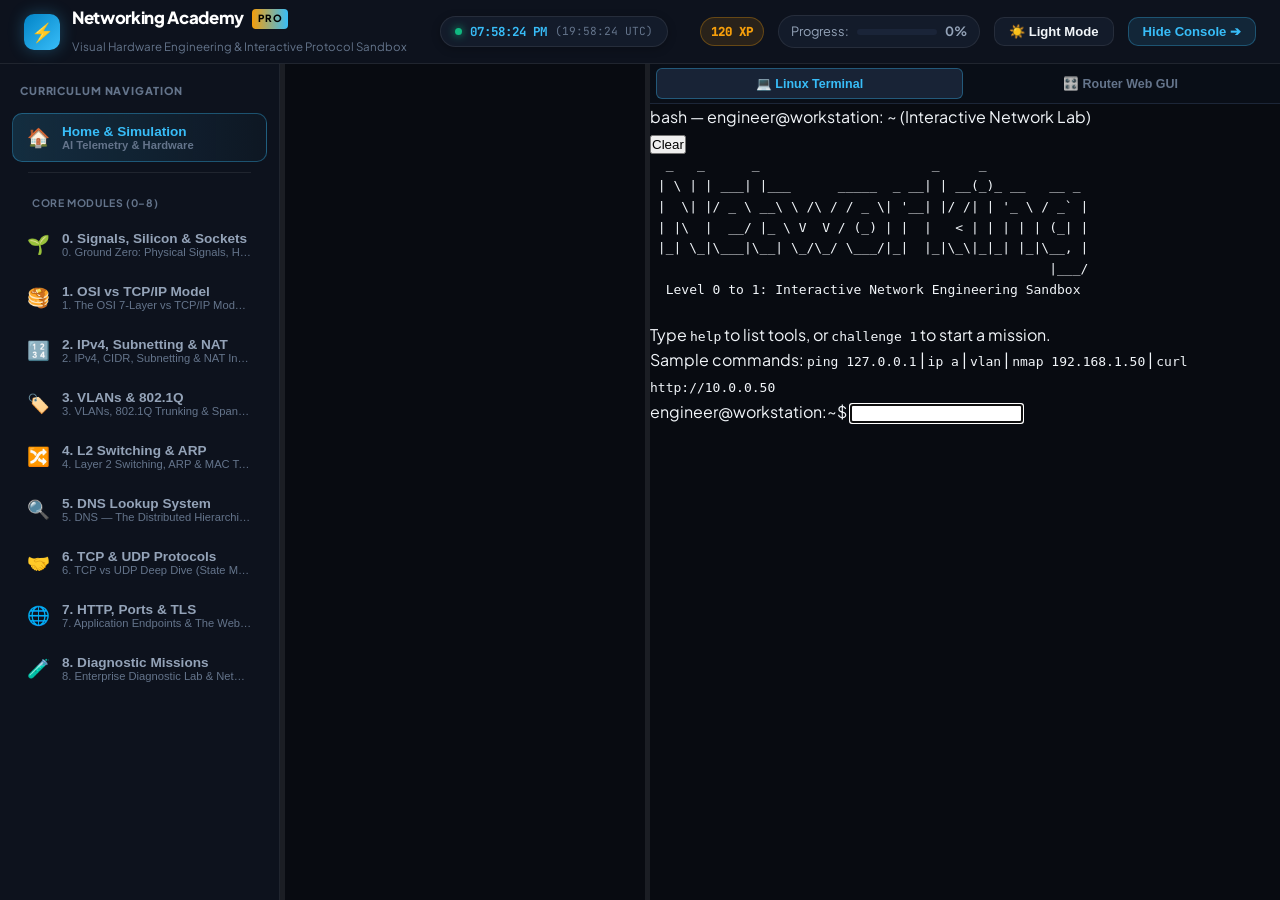
<file: index.html>
<!DOCTYPE html>
<html lang="en">
<head>
  <meta charset="UTF-8" />
  <meta name="viewport" content="width=device-width, initial-scale=1.0" />
  <title>Networking Academy PRO — Visual Engineering & Interactive Network Sandbox</title>
  <meta name="description" content="A professional, visual, zero-buzzword interactive networking engineering academy for modern developers with hardware anatomy, packet animations, and an in-browser Linux terminal." />
  <link rel="stylesheet" href="css/style.css" />
</head>
<body data-theme="dark">

  <!-- Top Application Bar -->
  <header class="app-header">
    <div class="brand" id="brand-home-btn" style="cursor:pointer;" title="Return to Home">
      <div class="brand-emblem">⚡</div>
      <div class="brand-text">
        <h1>Networking Academy <span class="pro-badge">PRO</span></h1>
        <span class="brand-sub">Visual Hardware Engineering & Interactive Protocol Sandbox</span>
      </div>
    </div>

    <!-- Live System Telemetry Clock -->
    <div class="header-clock-container" id="header-live-clock">
      <span class="clock-live-pulse"></span>
      <span class="clock-local">00:00:00</span>
      <span class="clock-utc">(00:00:00 UTC)</span>
    </div>

    <div class="header-right">
      <div class="xp-badge-header" id="header-user-xp">120 XP</div>
      <div class="progress-tracker">
        <span>Progress:</span>
        <div class="progress-track-bg">
          <div class="progress-fill" id="curriculum-progress-bar"></div>
        </div>
        <strong id="curriculum-progress-pct">0%</strong>
      </div>

      <button id="btn-toggle-theme" class="btn-header">☀️ Light Mode</button>
      <button id="btn-toggle-terminal" class="btn-header btn-term-toggle">
        Hide Console ➔
      </button>
    </div>
  </header>

  <!-- Main 3-Column Sizable Side-by-Side Workspace -->
  <div class="app-layout" id="main-app-layout">
    
    <!-- 1. Left: Sizable Sidebar Navigation -->
    <aside class="sidebar" id="app-sidebar">
      <div class="sidebar-heading">Curriculum Navigation</div>
      <nav class="nav-modules" id="nav-modules-list">
        <!-- Dynamically rendered Home + Modules -->
      </nav>
    </aside>

    <!-- Draggable Left Splitter Gutter -->
    <div class="resizer-gutter resizer-left" id="resizer-left" title="Drag to resize sidebar"></div>

    <!-- 2. Center Stage: Reading, Explanations, Home Catalog & Wide Visualizers -->
    <main class="content-area-wrapper" id="app-content-wrapper">
      <div class="main-content" id="module-content-area">
        <!-- Dynamically populated Home or Module sections -->
      </div>
    </main>

    <!-- Draggable Right Splitter Gutter -->
    <div class="resizer-gutter resizer-right" id="resizer-right" title="Drag to resize console panel"></div>

    <!-- 3. Right Side: Multi-Frame Interactive Console (CLI Terminal + Web GUI) -->
    <aside class="terminal-panel" id="terminal-panel">
      
      <!-- Multi-Frame Switcher Header -->
      <div class="side-panel-header-tabs">
        <button class="panel-mode-btn mode-active" id="btn-mode-cli">
          <span>💻 Linux Terminal</span>
        </button>
        <button class="panel-mode-btn" id="btn-mode-gui">
          <span>🎛️ Router Web GUI</span>
        </button>
      </div>

      <!-- Frame A: Linux CLI Terminal -->
      <div class="console-frame-container" id="frame-cli-mount" style="flex: 1; height: calc(100% - 42px); display: flex;">
        <div id="terminal-mount" style="height: 100%; width: 100%;"></div>
      </div>

      <!-- Frame B: Router Web GUI Console -->
      <div class="console-frame-container" id="frame-gui-mount" style="flex: 1; height: calc(100% - 42px); display: none;">
        <div id="gui-console-mount" style="height: 100%; width: 100%;"></div>
      </div>

    </aside>

  </div>

  <!-- Application Scripts -->
  <script src="js/data/devices.js"></script>
  <script src="js/data/curriculum.js"></script>
  <script src="js/visualizers/networkSimulationDashboard.js"></script>
  <script src="js/visualizers/packetJourney.js"></script>
  <script src="js/visualizers/layerStack.js"></script>
  <script src="js/visualizers/subnetVisualizer.js"></script>
  <script src="js/visualizers/vlanVisualizer.js"></script>
  <script src="js/visualizers/dnsVisualizer.js"></script>
  <script src="js/visualizers/tcpHandshake.js"></script>
  <script src="js/visualizers/topologyVisualizer.js"></script>
  <script src="js/terminal/networkSimulator.js"></script>
  <script src="js/terminal/challenges.js"></script>
  <script src="js/terminal/terminal.js"></script>
  <script src="js/terminal/guiNetworkConsole.js"></script>
  <script src="js/app.js"></script>
</body>
</html>
</file>
<file: css/style.css>
/* ==========================================================================
   NETWORKING ACADEMY — PRO DRIBBBLE E-LEARNING, SIMULATION & MULTI-FRAME GUI
   ========================================================================== */

@import url('https://fonts.googleapis.com/css2?family=Plus+Jakarta+Sans:wght@400;500;600;700;800&family=JetBrains+Mono:wght@400;500;600;700&display=swap');

:root {
  /* Ultra-Premium Dark Canvas Palette */
  --bg-app: #080b11;
  --bg-primary: #0d121d;
  --bg-secondary: #131b2a;
  --bg-tertiary: #1a2438;
  --bg-elevated: #212e47;
  
  --bg-glass-card: rgba(19, 27, 42, 0.75);
  --glass-blur: blur(20px);

  --border-subtle: rgba(255, 255, 255, 0.08);
  --border-medium: rgba(255, 255, 255, 0.14);
  --border-focus: rgba(56, 189, 248, 0.5);

  --text-pure: #ffffff;
  --text-main: #f1f5f9;
  --text-muted: #94a3b8;
  --text-dim: #64748b;

  /* Radiant Semantic Accents */
  --accent-cyan: #38bdf8;
  --accent-cyan-glow: rgba(56, 189, 248, 0.3);
  --accent-blue: #3b82f6;
  --accent-amber: #f59e0b;
  --accent-amber-glow: rgba(245, 158, 11, 0.3);
  --accent-emerald: #10b981;
  --accent-emerald-glow: rgba(16, 185, 129, 0.3);
  --accent-purple: #a855f7;
  --accent-rose: #f43f5e;
  --accent-rose-glow: rgba(244, 63, 94, 0.3);

  /* Typography */
  --font-sans: 'Plus Jakarta Sans', -apple-system, BlinkMacSystemFont, "Segoe UI", Roboto, sans-serif;
  --font-mono: 'JetBrains Mono', SFMono-Regular, Consolas, monospace;

  /* Radii & Shadows */
  --radius-xs: 6px;
  --radius-sm: 10px;
  --radius-md: 16px;
  --radius-lg: 22px;
  --radius-xl: 30px;

  --shadow-sm: 0 2px 8px rgba(0, 0, 0, 0.25);
  --shadow-md: 0 8px 24px rgba(0, 0, 0, 0.4);
  --shadow-lg: 0 20px 45px -10px rgba(0, 0, 0, 0.6);

  --transition-fast: 0.16s cubic-bezier(0.16, 1, 0.3, 1);
  --transition-smooth: 0.28s cubic-bezier(0.16, 1, 0.3, 1);
}

[data-theme="light"] {
  --bg-app: #f4f6fb;
  --bg-primary: #ffffff;
  --bg-secondary: #ffffff;
  --bg-tertiary: #edf2f9;
  --bg-elevated: #e2eaf5;

  --bg-glass-card: rgba(255, 255, 255, 0.85);

  --border-subtle: rgba(0, 0, 0, 0.08);
  --border-medium: rgba(0, 0, 0, 0.12);
  --border-focus: rgba(2, 132, 199, 0.5);

  --text-pure: #0f172a;
  --text-main: #1e293b;
  --text-muted: #475569;
  --text-dim: #94a3b8;

  --accent-cyan: #0284c7;
  --accent-cyan-glow: rgba(2, 132, 199, 0.15);
  --accent-amber: #d97706;
  --accent-emerald: #059669;

  --shadow-sm: 0 2px 6px rgba(0, 0, 0, 0.04);
  --shadow-md: 0 8px 20px rgba(0, 0, 0, 0.06);
  --shadow-lg: 0 16px 32px rgba(0, 0, 0, 0.08);
}

/* Reset & Scrollbar */
*, *::before, *::after {
  box-sizing: border-box;
  margin: 0;
  padding: 0;
}

body {
  font-family: var(--font-sans);
  background-color: var(--bg-app);
  color: var(--text-main);
  line-height: 1.6;
  overflow: hidden;
  height: 100vh;
  display: flex;
  flex-direction: column;
  -webkit-font-smoothing: antialiased;
}

body.resizing-horizontal {
  user-select: none;
  cursor: col-resize !important;
}

::-webkit-scrollbar { width: 6px; height: 6px; }
::-webkit-scrollbar-track { background: transparent; }
::-webkit-scrollbar-thumb { background: var(--border-medium); border-radius: 999px; }
::-webkit-scrollbar-thumb:hover { background: var(--accent-cyan); }

/* ==========================================================================
   TOP APPLICATION BAR
   ========================================================================== */
.app-header {
  display: flex;
  justify-content: space-between;
  align-items: center;
  padding: 0 24px;
  height: 64px;
  background: var(--bg-primary);
  border-bottom: 1px solid var(--border-subtle);
  z-index: 50;
}

.brand {
  display: flex;
  align-items: center;
  gap: 12px;
  user-select: none;
}

.brand-emblem {
  width: 36px;
  height: 36px;
  border-radius: var(--radius-sm);
  background: linear-gradient(135deg, #0284c7, #38bdf8);
  display: flex;
  align-items: center;
  justify-content: center;
  color: #fff;
  font-size: 1.15rem;
  font-weight: 800;
  box-shadow: 0 0 16px var(--accent-cyan-glow);
}

.brand-text h1 {
  font-size: 1.05rem;
  font-weight: 800;
  letter-spacing: -0.02em;
  color: var(--text-pure);
  display: flex;
  align-items: center;
  gap: 8px;
}

.pro-badge {
  font-size: 0.62rem;
  font-weight: 800;
  text-transform: uppercase;
  letter-spacing: 0.08em;
  background: linear-gradient(90deg, var(--accent-amber), var(--accent-cyan));
  color: #000;
  padding: 2px 6px;
  border-radius: 4px;
}

.brand-sub { font-size: 0.72rem; color: var(--text-dim); }

.header-clock-container {
  display: flex;
  align-items: center;
  gap: 8px;
  background: var(--bg-secondary);
  border: 1px solid var(--border-subtle);
  padding: 5px 14px;
  border-radius: 999px;
  font-family: var(--font-mono);
  font-size: 0.78rem;
  box-shadow: var(--shadow-sm);
}

.clock-live-pulse {
  width: 7px;
  height: 7px;
  border-radius: 50%;
  background: var(--accent-emerald);
  box-shadow: 0 0 8px var(--accent-emerald);
  animation: pulse-dot 2s infinite;
}

@keyframes pulse-dot {
  0% { transform: scale(0.9); opacity: 0.7; }
  50% { transform: scale(1.3); opacity: 1; }
  100% { transform: scale(0.9); opacity: 0.7; }
}

.clock-local { font-weight: 700; color: var(--accent-cyan); }
.clock-utc { color: var(--text-dim); font-size: 0.7rem; }

.header-right { display: flex; align-items: center; gap: 14px; }

.xp-badge-header {
  display: flex;
  align-items: center;
  gap: 6px;
  background: rgba(245, 158, 11, 0.12);
  border: 1px solid rgba(245, 158, 11, 0.3);
  color: var(--accent-amber);
  padding: 4px 10px;
  border-radius: 999px;
  font-size: 0.78rem;
  font-weight: 800;
  font-family: var(--font-mono);
}

.progress-tracker {
  display: flex;
  align-items: center;
  gap: 8px;
  font-size: 0.8rem;
  color: var(--text-muted);
  background: var(--bg-secondary);
  border: 1px solid var(--border-subtle);
  padding: 5px 12px;
  border-radius: 999px;
}

.progress-track-bg {
  width: 80px;
  height: 6px;
  background: var(--bg-tertiary);
  border-radius: 999px;
  overflow: hidden;
}

.progress-fill {
  height: 100%;
  width: 0%;
  background: linear-gradient(90deg, var(--accent-cyan), var(--accent-emerald));
  transition: width 0.4s ease;
}

.btn-header {
  background: var(--bg-secondary);
  border: 1px solid var(--border-subtle);
  color: var(--text-main);
  padding: 6px 14px;
  border-radius: var(--radius-sm);
  font-size: 0.82rem;
  font-weight: 600;
  cursor: pointer;
  transition: var(--transition-fast);
}

.btn-header:hover { background: var(--bg-tertiary); color: var(--text-pure); }
.btn-term-toggle { background: rgba(56, 189, 248, 0.12); border-color: rgba(56, 189, 248, 0.3); color: var(--accent-cyan); font-weight: 700; }

/* ==========================================================================
   APP LAYOUT & DRIBBBLE SIDEBAR
   ========================================================================== */
.app-layout {
  display: flex;
  flex: 1;
  height: calc(100vh - 64px);
  overflow: hidden;
  position: relative;
}

.sidebar {
  width: 280px;
  min-width: 200px;
  max-width: 480px;
  background: var(--bg-primary);
  border-right: 1px solid var(--border-subtle);
  display: flex;
  flex-direction: column;
  overflow-y: auto;
  flex-shrink: 0;
}

.sidebar-heading {
  padding: 18px 20px 8px;
  font-size: 0.68rem;
  font-weight: 800;
  text-transform: uppercase;
  letter-spacing: 0.08em;
  color: var(--text-dim);
}

.sidebar-subheading {
  padding: 10px 20px 4px;
  font-size: 0.65rem;
  font-weight: 700;
  text-transform: uppercase;
  letter-spacing: 0.06em;
  color: var(--text-dim);
}

.sidebar-divider { height: 1px; background: var(--border-subtle); margin: 6px 16px 8px; }

.nav-modules { display: flex; flex-direction: column; padding: 6px 12px; gap: 4px; }

.nav-item {
  display: flex;
  align-items: center;
  gap: 12px;
  padding: 10px 14px;
  border-radius: var(--radius-sm);
  background: transparent;
  border: 1px solid transparent;
  color: var(--text-muted);
  cursor: pointer;
  text-align: left;
  transition: var(--transition-fast);
  user-select: none;
}

.nav-item:hover { background: var(--bg-secondary); color: var(--text-pure); }
.nav-item.nav-active {
  background: linear-gradient(90deg, rgba(56, 189, 248, 0.16), rgba(56, 189, 248, 0.03));
  border-color: rgba(56, 189, 248, 0.35);
  color: var(--accent-cyan);
  font-weight: 700;
}

.nav-icon { font-size: 1.15rem; }
.nav-text { flex: 1; min-width: 0; }
.nav-short { display: block; font-size: 0.85rem; font-weight: 700; white-space: nowrap; overflow: hidden; text-overflow: ellipsis; }
.nav-tagline { display: block; font-size: 0.7rem; color: var(--text-dim); white-space: nowrap; overflow: hidden; text-overflow: ellipsis; }
.nav-check { font-weight: 800; color: var(--accent-emerald); font-size: 0.85rem; }

/* Resizer Gutters */
.resizer-gutter {
  width: 5px;
  background: var(--border-subtle);
  cursor: col-resize;
  transition: background 0.2s ease;
  z-index: 25;
  flex-shrink: 0;
}
.resizer-gutter:hover, .resizer-gutter.resizer-active { background: var(--accent-cyan); box-shadow: 0 0 10px var(--accent-cyan); }
.resizer-gutter.resizer-hidden { display: none; }

/* ==========================================================================
   CENTER STAGE & DRIBBBLE E-LEARNING UI
   ========================================================================== */
.content-area-wrapper {
  flex: 1;
  display: flex;
  flex-direction: column;
  overflow: hidden;
  position: relative;
  background: var(--bg-app);
  min-width: 360px;
}

.main-content {
  flex: 1;
  overflow-y: auto;
  padding: 36px 44px;
  max-width: 1240px;
  margin: 0 auto;
  width: 100%;
}

/* Breadcrumb Bar */
.breadcrumb-bar {
  display: flex;
  align-items: center;
  gap: 8px;
  font-size: 0.82rem;
  color: var(--text-dim);
  margin-bottom: 20px;
}

.crumb-link { color: var(--text-muted); cursor: pointer; font-weight: 600; }
.crumb-link:hover { color: var(--accent-cyan); }
.crumb-sep { opacity: 0.5; }
.crumb-current { color: var(--accent-cyan); font-weight: 700; }

/* Dribbble Hero Banner */
.dribbble-hero-banner {
  display: flex;
  justify-content: space-between;
  align-items: center;
  background: linear-gradient(135deg, #0e192d 0%, #131c30 50%, #1a2238 100%);
  border: 1px solid var(--border-medium);
  border-radius: var(--radius-lg);
  padding: 40px;
  margin-bottom: 40px;
  box-shadow: var(--shadow-md);
  position: relative;
  overflow: hidden;
  gap: 24px;
}

.dribbble-hero-banner::before {
  content: "";
  position: absolute;
  top: -60px;
  right: -60px;
  width: 260px;
  height: 260px;
  background: radial-gradient(circle, rgba(56, 189, 248, 0.15) 0%, transparent 70%);
  pointer-events: none;
}

.hero-chip-badge {
  display: inline-flex;
  align-items: center;
  gap: 6px;
  font-size: 0.75rem;
  font-weight: 800;
  text-transform: uppercase;
  letter-spacing: 0.06em;
  color: var(--accent-cyan);
  background: rgba(56, 189, 248, 0.1);
  border: 1px solid rgba(56, 189, 248, 0.25);
  padding: 4px 12px;
  border-radius: 999px;
  margin-bottom: 14px;
}

.hero-title {
  font-size: 2.2rem;
  font-weight: 800;
  letter-spacing: -0.03em;
  color: var(--text-pure);
  margin-bottom: 12px;
  line-height: 1.25;
}

.hero-subtitle {
  font-size: 1.02rem;
  color: var(--text-muted);
  line-height: 1.65;
  max-width: 680px;
  margin-bottom: 24px;
}

.hero-action-group { display: flex; gap: 14px; flex-wrap: wrap; }

.btn-dribbble-primary {
  background: linear-gradient(135deg, var(--accent-cyan), #0284c7);
  color: #fff;
  font-weight: 800;
  padding: 12px 24px;
  border-radius: var(--radius-sm);
  border: none;
  font-size: 0.92rem;
  cursor: pointer;
  display: inline-flex;
  align-items: center;
  gap: 8px;
  box-shadow: 0 4px 16px var(--accent-cyan-glow);
  transition: var(--transition-fast);
}
.btn-dribbble-primary:hover { transform: translateY(-2px); box-shadow: 0 6px 22px var(--accent-cyan-glow); }

.btn-dribbble-secondary {
  background: var(--bg-secondary);
  border: 1px solid var(--border-medium);
  color: var(--text-main);
  font-weight: 700;
  padding: 12px 22px;
  border-radius: var(--radius-sm);
  font-size: 0.9rem;
  cursor: pointer;
  transition: var(--transition-fast);
}
.btn-dribbble-secondary:hover { background: var(--bg-tertiary); color: var(--text-pure); }

.hero-stats-panel {
  display: flex;
  flex-direction: column;
  gap: 14px;
  background: var(--bg-glass-card);
  backdrop-filter: var(--glass-blur);
  border: 1px solid var(--border-medium);
  padding: 22px 26px;
  border-radius: var(--radius-md);
}

.stat-pill-card { display: flex; flex-direction: column; align-items: center; }
.stat-num { font-size: 1.8rem; font-weight: 800; color: var(--accent-cyan); font-family: var(--font-mono); }
.stat-label { font-size: 0.7rem; color: var(--text-dim); text-transform: uppercase; letter-spacing: 0.06em; font-weight: 700; }

/* ==========================================================================
   AI NETWORK SIMULATION & RISK DASHBOARD (DRIBBBLE HEALTHCARE / CLINICAL STYLE)
   ========================================================================== */
.dribbble-sim-wrapper {
  display: flex;
  flex-direction: column;
  gap: 24px;
  margin-bottom: 40px;
}

.sim-kpi-grid {
  display: grid;
  grid-template-columns: 280px 1fr 1fr;
  gap: 20px;
}

.sim-kpi-card {
  background: var(--bg-secondary);
  border: 1px solid var(--border-medium);
  border-radius: var(--radius-lg);
  padding: 24px;
  box-shadow: var(--shadow-md);
  display: flex;
  flex-direction: column;
  position: relative;
  overflow: hidden;
}

.kpi-header {
  display: flex;
  justify-content: space-between;
  align-items: center;
  margin-bottom: 14px;
}

.kpi-title { font-size: 0.8rem; font-weight: 800; text-transform: uppercase; letter-spacing: 0.06em; color: var(--text-dim); }

.kpi-badge {
  font-size: 0.68rem;
  font-weight: 800;
  padding: 2px 8px;
  border-radius: 999px;
  background: var(--bg-tertiary);
  color: var(--text-muted);
}
.badge-nominal { background: rgba(16, 185, 129, 0.15); color: var(--accent-emerald); }
.badge-live { background: rgba(56, 189, 248, 0.15); color: var(--accent-cyan); animation: pulse-dot 1.5s infinite; }
.badge-warn { background: rgba(245, 158, 11, 0.15); color: var(--accent-amber); font-weight: bold; }
.badge-danger { background: rgba(244, 63, 94, 0.2); color: var(--accent-rose); font-weight: bold; }

/* Radial Gauge Styling */
.gauge-display-wrap {
  position: relative;
  width: 140px;
  height: 140px;
  margin: 0 auto 10px;
  display: flex;
  align-items: center;
  justify-content: center;
}

.radial-gauge-svg {
  width: 100%;
  height: 100%;
  transform: rotate(-90deg);
}

.gauge-track {
  fill: none;
  stroke: var(--bg-tertiary);
  stroke-width: 10;
}

.gauge-fill {
  fill: none;
  stroke: var(--accent-emerald);
  stroke-width: 10;
  stroke-linecap: round;
  transition: stroke-dashoffset 0.5s ease, stroke 0.5s ease;
}

.gauge-center-text {
  position: absolute;
  display: flex;
  flex-direction: column;
  align-items: center;
  justify-content: center;
  text-align: center;
}

.gauge-center-text strong {
  font-size: 1.9rem;
  font-weight: 800;
  font-family: var(--font-mono);
  color: var(--text-pure);
  line-height: 1;
}

.gauge-center-text small { font-size: 0.9rem; color: var(--text-dim); }
.gauge-center-text span { font-size: 0.65rem; color: var(--text-dim); text-transform: uppercase; margin-top: 2px; }

.kpi-sub-stats {
  display: flex;
  justify-content: space-between;
  border-top: 1px solid var(--border-subtle);
  padding-top: 10px;
  margin-top: auto;
  font-size: 0.8rem;
}

.sub-label { color: var(--text-dim); margin-right: 4px; }

/* Waveform SVG Card */
.kpi-metric-main {
  display: flex;
  align-items: baseline;
  gap: 6px;
  margin-bottom: 12px;
}

.metric-big { font-size: 2.2rem; font-weight: 800; font-family: var(--font-mono); color: var(--text-pure); }
.metric-unit { font-size: 1rem; color: var(--text-dim); font-weight: 700; }
.metric-trend { font-size: 0.78rem; font-weight: 700; color: var(--accent-cyan); margin-left: auto; }
.trend-positive { color: var(--accent-emerald); }

.waveform-chart-container {
  height: 60px;
  width: 100%;
  margin-top: auto;
}
.waveform-svg { width: 100%; height: 100%; overflow: visible; }

.sim-progress-track {
  width: 100%;
  height: 6px;
  background: var(--bg-tertiary);
  border-radius: 999px;
  overflow: hidden;
  margin-top: 6px;
}
.sim-progress-bar { height: 100%; background: linear-gradient(90deg, var(--accent-cyan), var(--accent-blue)); transition: width 0.3s ease; }

/* Simulation Fault Cockpit & AI Prediction */
.sim-control-cockpit {
  display: grid;
  grid-template-columns: 1fr 1fr;
  gap: 20px;
}

.cockpit-left-panel, .cockpit-right-panel {
  background: var(--bg-secondary);
  border: 1px solid var(--border-medium);
  border-radius: var(--radius-lg);
  padding: 26px;
  box-shadow: var(--shadow-md);
  display: flex;
  flex-direction: column;
}

.cockpit-title-row { margin-bottom: 16px; }
.cockpit-tag { font-size: 0.68rem; font-weight: 800; text-transform: uppercase; letter-spacing: 0.08em; color: var(--accent-cyan); display: block; margin-bottom: 3px; }
.cockpit-title-row h4 { font-size: 1.15rem; font-weight: 800; color: var(--text-pure); }

.scenario-buttons-grid {
  display: grid;
  grid-template-columns: 1fr 1fr;
  gap: 10px;
  margin-bottom: 18px;
}

.btn-scenario {
  display: flex;
  align-items: flex-start;
  gap: 10px;
  background: var(--bg-tertiary);
  border: 1px solid var(--border-subtle);
  border-radius: var(--radius-sm);
  padding: 12px;
  text-align: left;
  cursor: pointer;
  transition: var(--transition-fast);
}
.btn-scenario:hover { background: var(--bg-elevated); border-color: var(--border-focus); transform: translateY(-2px); }
.scenario-active { border-color: var(--accent-cyan) !important; background: rgba(56, 189, 248, 0.12) !important; box-shadow: 0 0 14px var(--accent-cyan-glow); }

.scen-icon { font-size: 1.4rem; }
.scen-text strong { display: block; font-size: 0.82rem; color: var(--text-pure); margin-bottom: 2px; }
.scen-text small { display: block; font-size: 0.7rem; color: var(--text-dim); line-height: 1.3; }

.sim-slider-box {
  background: var(--bg-tertiary);
  border: 1px solid var(--border-subtle);
  border-radius: var(--radius-sm);
  padding: 12px 16px;
  margin-top: auto;
}
.slider-header { display: flex; justify-content: space-between; font-size: 0.8rem; margin-bottom: 8px; color: var(--text-muted); }
.slider-header strong { color: var(--accent-cyan); font-family: var(--font-mono); }
.sim-range-input { width: 100%; cursor: pointer; accent-color: var(--accent-cyan); }

/* AI Root Cause Card */
.ai-prediction-card {
  background: var(--bg-tertiary);
  border: 1px solid var(--border-subtle);
  border-radius: var(--radius-md);
  padding: 20px;
  flex: 1;
  display: flex;
  flex-direction: column;
  transition: all 0.3s ease;
}
.ai-card-warn { border-color: var(--accent-amber) !important; background: rgba(245, 158, 11, 0.08) !important; box-shadow: 0 0 20px var(--accent-amber-glow); }
.ai-card-danger { border-color: var(--accent-rose) !important; background: rgba(244, 63, 94, 0.1) !important; box-shadow: 0 0 20px var(--accent-rose-glow); }

.ai-status-indicator { display: flex; align-items: center; gap: 10px; margin-bottom: 10px; }
.ai-pulse-sphere { width: 10px; height: 10px; border-radius: 50%; background: var(--accent-cyan); box-shadow: 0 0 10px var(--accent-cyan); animation: pulse-dot 1.8s infinite; }
.ai-status-indicator strong { font-size: 0.95rem; color: var(--text-pure); }

.ai-desc { font-size: 0.88rem; color: var(--text-muted); line-height: 1.6; margin-bottom: 14px; }
.ai-remediation-box {
  background: var(--bg-secondary);
  border-left: 3px solid var(--accent-cyan);
  padding: 10px 14px;
  border-radius: var(--radius-xs);
  font-size: 0.82rem;
  line-height: 1.5;
  color: var(--text-main);
  margin-top: auto;
}
.ai-remediation-box strong { display: block; font-size: 0.72rem; text-transform: uppercase; color: var(--text-dim); margin-bottom: 2px; }

.sim-terminal-cta {
  display: flex;
  justify-content: space-between;
  align-items: center;
  border-top: 1px solid var(--border-subtle);
  padding-top: 14px;
  margin-top: 14px;
  font-size: 0.82rem;
  color: var(--text-muted);
}
.btn-sim-exec {
  background: var(--bg-tertiary);
  border: 1px solid var(--border-medium);
  color: var(--accent-cyan);
  font-weight: 700;
  padding: 6px 14px;
  border-radius: var(--radius-xs);
  font-size: 0.78rem;
  cursor: pointer;
  transition: var(--transition-fast);
}
.btn-sim-exec:hover { background: var(--accent-cyan); color: #000; }

/* ==========================================================================
   MULTI-FRAME CONSOLE HEADER & ROUTEROS WEB GUI STYLES
   ========================================================================== */
.side-panel-header-tabs {
  display: flex;
  background: #090e17;
  border-bottom: 1px solid #1c2638;
  padding: 4px 6px;
  gap: 4px;
}

.panel-mode-btn {
  flex: 1;
  background: transparent;
  border: 1px solid transparent;
  color: var(--text-dim);
  padding: 7px 10px;
  border-radius: var(--radius-xs);
  font-size: 0.78rem;
  font-weight: 700;
  cursor: pointer;
  display: flex;
  align-items: center;
  justify-content: center;
  gap: 6px;
  transition: var(--transition-fast);
}
.panel-mode-btn:hover { color: var(--text-main); background: #131b2a; }
.panel-mode-btn.mode-active {
  background: #182336;
  border-color: rgba(56, 189, 248, 0.35);
  color: var(--accent-cyan);
}

.gui-console-wrapper {
  display: flex;
  flex-direction: column;
  height: 100%;
  background: #090e17;
  font-family: var(--font-sans);
}

.gui-header-bar {
  display: flex;
  justify-content: space-between;
  align-items: center;
  padding: 10px 14px;
  background: #101726;
  border-bottom: 1px solid #1e2a3f;
}

.gui-brand { display: flex; align-items: center; gap: 8px; }
.gui-brand strong { font-size: 0.82rem; color: var(--text-pure); display: block; line-height: 1.2; }
.gui-brand small { font-size: 0.68rem; color: var(--text-dim); }
.gui-badge-online { font-size: 0.68rem; font-weight: 800; color: var(--accent-emerald); background: rgba(16, 185, 129, 0.15); padding: 2px 8px; border-radius: 999px; }

.gui-nav-tabs {
  display: flex;
  background: #0d1422;
  border-bottom: 1px solid #1c2638;
  padding: 4px 8px;
  gap: 6px;
  overflow-x: auto;
}

.gui-tab-btn {
  background: transparent;
  border: 1px solid transparent;
  color: var(--text-dim);
  padding: 4px 10px;
  border-radius: 4px;
  font-size: 0.75rem;
  font-weight: 700;
  cursor: pointer;
  white-space: nowrap;
}
.gui-tab-btn:hover { color: var(--text-main); }
.gui-tab-btn.tab-active { background: #1a2538; color: var(--accent-cyan); border-color: rgba(56, 189, 248, 0.3); }

.gui-content-body { flex: 1; overflow-y: auto; padding: 12px; color: var(--text-main); font-size: 0.82rem; }
.gui-pane-title { font-size: 0.78rem; font-weight: 800; text-transform: uppercase; color: var(--text-dim); margin-bottom: 10px; }

.gui-table-wrap { overflow-x: auto; }
.gui-table { width: 100%; border-collapse: collapse; font-size: 0.78rem; }
.gui-table th, .gui-table td { padding: 6px 8px; border-bottom: 1px solid #1e2a3f; text-align: left; }
.gui-table th { background: #121a2a; color: var(--text-dim); font-size: 0.7rem; font-weight: 700; }

.mono-text { font-family: var(--font-mono); }
.port-status-pill { font-size: 0.65rem; font-weight: 800; padding: 2px 6px; border-radius: 4px; }
.status-up { background: rgba(16, 185, 129, 0.2); color: var(--accent-emerald); }
.status-down { background: rgba(239, 68, 68, 0.2); color: var(--accent-rose); }
.gui-vlan-tag { font-size: 0.68rem; font-weight: 700; background: #1a2538; color: var(--accent-cyan); padding: 2px 6px; border-radius: 4px; }
.btn-gui-toggle { background: #1a2538; border: 1px solid #2a3850; color: var(--text-main); font-size: 0.7rem; padding: 2px 8px; border-radius: 4px; cursor: pointer; }
.btn-gui-toggle:hover { background: var(--accent-cyan); color: #000; }

.lease-time-pill { font-size: 0.68rem; color: var(--accent-emerald); background: rgba(16, 185, 129, 0.1); padding: 2px 6px; border-radius: 4px; }
.fw-action-pill { font-size: 0.68rem; font-weight: 800; padding: 2px 6px; border-radius: 4px; }
.fw-accept { background: rgba(16, 185, 129, 0.2); color: var(--accent-emerald); }
.fw-drop { background: rgba(239, 68, 68, 0.2); color: var(--accent-rose); }

.vlan-gui-cards { display: flex; flex-direction: column; gap: 10px; }
.vlan-gui-card { background: #101726; border: 1px solid #1e2a3f; border-radius: var(--radius-sm); padding: 12px; }
.vlan-card-head { display: flex; align-items: center; gap: 8px; margin-bottom: 4px; }
.vlan-id-badge { font-size: 0.68rem; font-weight: 800; padding: 2px 6px; border-radius: 4px; }

/* Responsive adjustments */
@media (max-width: 900px) {
  .app-layout { flex-direction: column; }
  .resizer-gutter { display: none; }
  .sidebar { width: 100% !important; max-width: 100%; height: 160px; }
  .terminal-panel { width: 100% !important; max-width: 100%; height: 320px; }
  .main-content { padding: 20px; }
  .dribbble-hero-banner { flex-direction: column; }
  .sim-kpi-grid { grid-template-columns: 1fr; }
  .sim-control-cockpit { grid-template-columns: 1fr; }
  .inspector-body-grid { grid-template-columns: 1fr; }
  .tech-comparison-grid { grid-template-columns: 1fr; }
}
</file>
